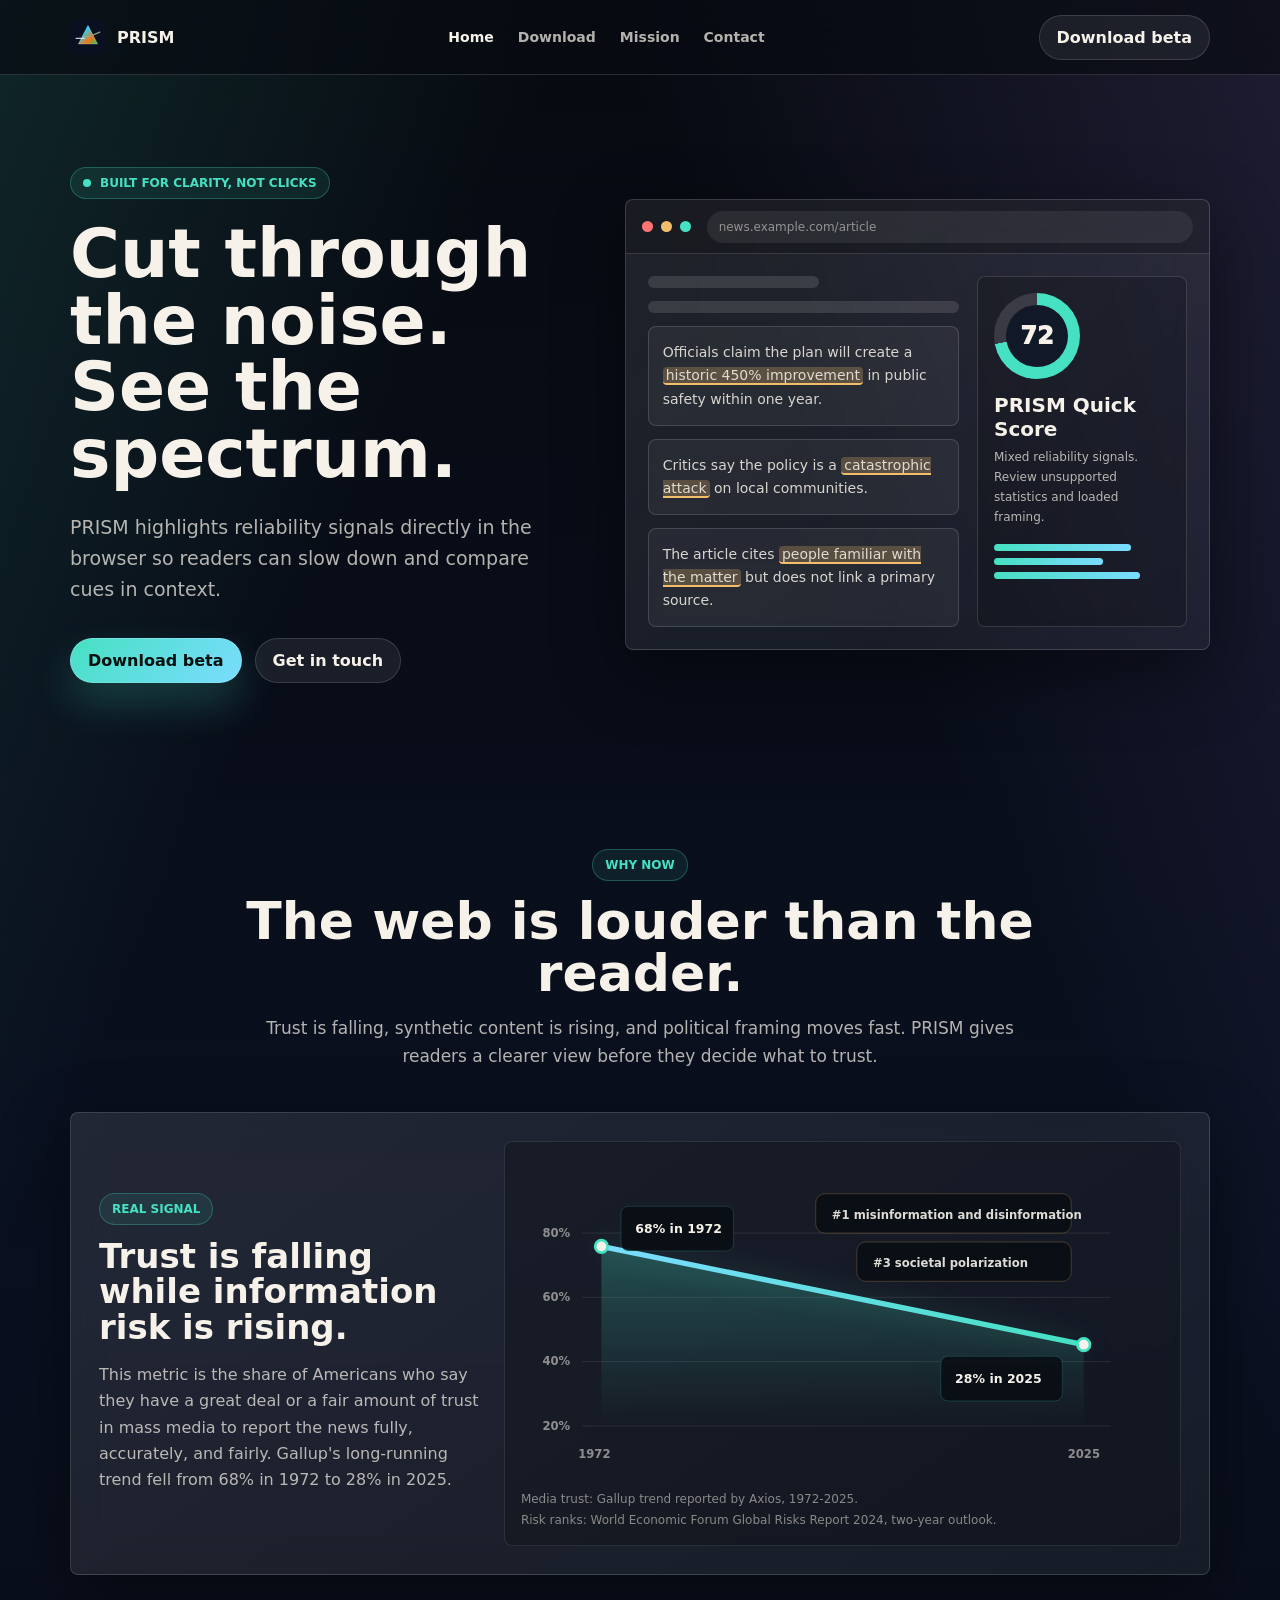
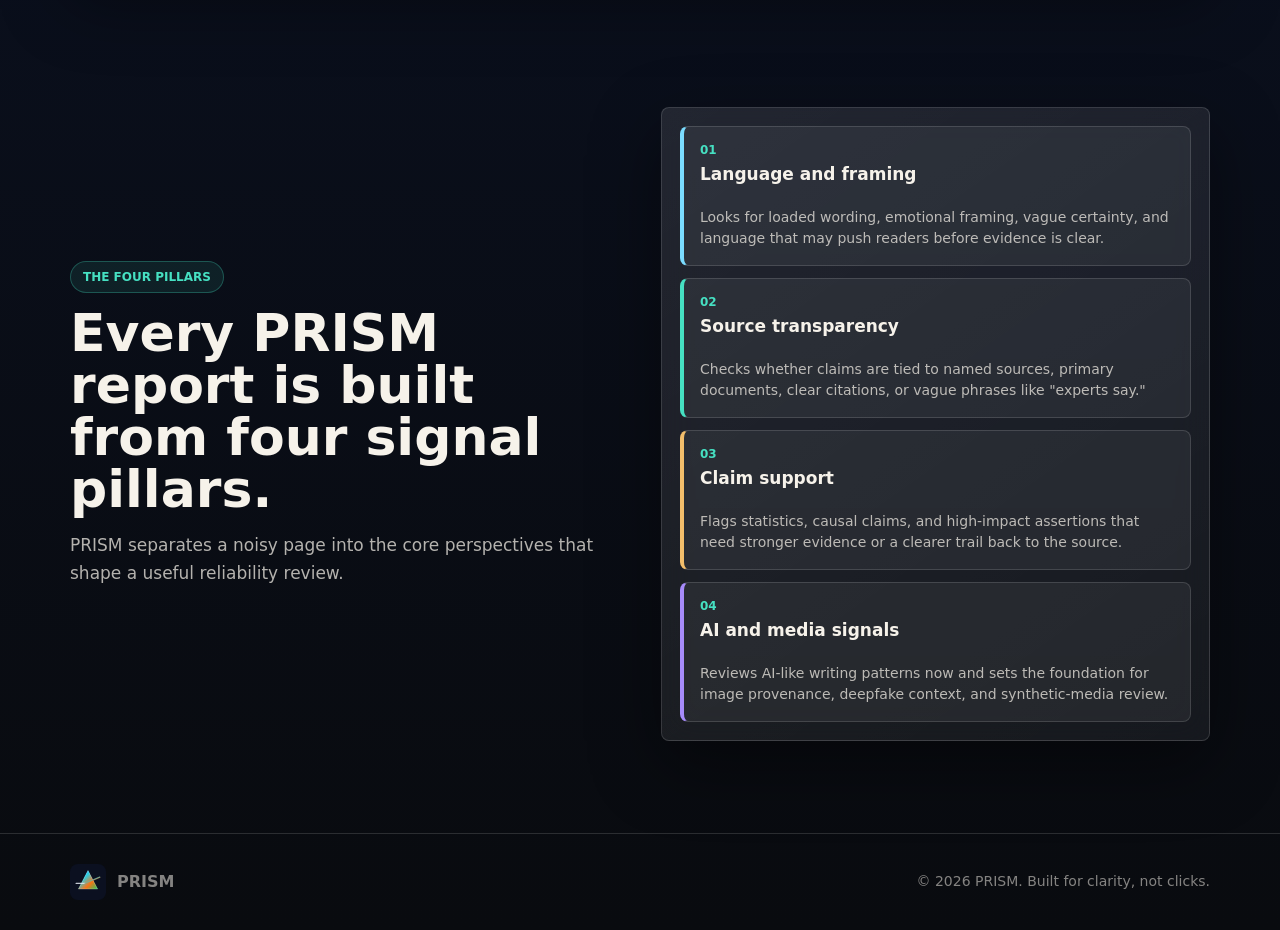
<file: index.html>
<!doctype html>
<html lang="en">
<head>
  <meta charset="utf-8" />
  <meta name="viewport" content="width=device-width, initial-scale=1" />
  <title>PRISM - Cut through the noise</title>
  <meta name="description" content="PRISM is a browser-first reliability assistant that surfaces reliability signals while people read." />
  <meta property="og:title" content="PRISM - Cut through the noise" />
  <meta property="og:description" content="A browser-first reliability assistant for a noisier web shaped by polarization, AI-generated text, and synthetic media." />
  <meta property="og:type" content="website" />
  <link rel="icon" href="assets/images/prism-logo.svg" type="image/svg+xml" />
  <link rel="stylesheet" href="css/prism.css" />
</head>

<body>
  <div class="noise" aria-hidden="true"></div>

  <header class="nav" data-nav>
    <div class="container nav-inner">
      <a class="brand" href="index.html" aria-label="PRISM home">
        <img src="assets/images/prism-logo.svg" alt="" />
        <span>PRISM</span>
      </a>

      <nav class="nav-links" aria-label="Primary navigation">
        <a class="is-active" href="index.html">Home</a>
        <a href="download.html">Download</a>
        <a href="about.html">Mission</a>
        <a href="mailto:casey_mccabe1@baylor.edu?subject=PRISM%20Partnership">Contact</a>
      </nav>

      <a class="nav-cta" href="download.html">Download beta</a>
      <button class="menu-button" type="button" data-menu-button aria-label="Open menu" aria-expanded="false">
        <span></span>
        <span></span>
        <span></span>
      </button>
    </div>

    <nav class="mobile-menu" data-mobile-menu aria-label="Mobile navigation">
      <a href="index.html">Home</a>
      <a href="download.html">Download</a>
      <a href="about.html">Mission</a>
      <a href="mailto:casey_mccabe1@baylor.edu?subject=PRISM%20Partnership">Contact</a>
    </nav>
  </header>

  <main>
    <section class="hero section-large">
      <div class="container hero-grid">
        <div class="hero-copy reveal">
          <div class="pill">
            <span class="pulse"></span>
            Built for clarity, not clicks
          </div>
          <h1>Cut through the noise. See the spectrum.</h1>
          <p class="hero-sub">
            PRISM highlights reliability signals directly in the browser so readers can slow down
            and compare cues in context.
          </p>

          <div class="hero-actions">
            <a class="button primary" href="download.html">Download beta</a>
            <a class="button secondary" href="mailto:casey_mccabe1@baylor.edu?subject=PRISM%20Partnership">Get in touch</a>
          </div>
        </div>

        <div class="browser-frame hero-browser reveal" aria-label="PRISM extension preview">
          <div class="browser-bar">
            <span></span><span></span><span></span>
            <div class="fake-url">news.example.com/article</div>
          </div>
          <div class="article-demo">
            <div class="article-left">
              <div class="line short"></div>
              <div class="line"></div>
              <p>
                Officials claim the plan will create a
                <mark tabindex="0" data-tip="Unsupported claim risk: large numeric claim needs a clear source.">historic 450% improvement</mark>
                in public safety within one year.
              </p>
              <p>
                Critics say the policy is a
                <mark tabindex="0" data-tip="Loaded language: emotionally charged framing may need closer review.">catastrophic attack</mark>
                on local communities.
              </p>
              <p>
                The article cites
                <mark tabindex="0" data-tip="Vague sourcing: identify who made the claim and where it appeared.">people familiar with the matter</mark>
                but does not link a primary source.
              </p>
            </div>
            <aside class="score-card">
              <div class="score-ring" style="--score: 72">
                <span>72</span>
              </div>
              <h3>PRISM Quick Score</h3>
              <p>Mixed reliability signals. Review unsupported statistics and loaded framing.</p>
              <div class="mini-bars" aria-hidden="true">
                <span style="--w: 78%"></span>
                <span style="--w: 62%"></span>
                <span style="--w: 83%"></span>
              </div>
            </aside>
          </div>
        </div>
      </div>
    </section>

    <section class="metrics-section section">
      <div class="container">
        <div class="section-heading reveal">
          <span class="kicker">Why now</span>
          <h2>The web is louder than the reader.</h2>
          <p>
            Trust is falling, synthetic content is rising, and political framing moves fast.
            PRISM gives readers a clearer view before they decide what to trust.
          </p>
        </div>

        <div class="evidence-chart reveal">
          <div class="chart-copy">
            <span class="kicker">Real signal</span>
            <h3>Trust is falling while information risk is rising.</h3>
            <p>
              This metric is the share of Americans who say they have a great deal or a fair amount of trust
              in mass media to report the news fully, accurately, and fairly. Gallup's long-running trend
              fell from 68% in 1972 to 28% in 2025.
            </p>
          </div>

          <div class="chart-canvas" role="img" aria-label="Line chart showing U.S. trust in mass media declining from 68 percent in 1972 to 28 percent in 2025.">
            <svg viewBox="0 0 720 360" aria-hidden="true">
              <defs>
                <linearGradient id="trustLine" x1="0" x2="1" y1="0" y2="0">
                  <stop offset="0%" stop-color="#7bdcff" />
                  <stop offset="100%" stop-color="#46e0c2" />
                </linearGradient>
                <linearGradient id="trustArea" x1="0" x2="0" y1="0" y2="1">
                  <stop offset="0%" stop-color="#46e0c2" stop-opacity="0.26" />
                  <stop offset="100%" stop-color="#46e0c2" stop-opacity="0" />
                </linearGradient>
              </defs>

              <g class="grid-lines">
                <line x1="68" y1="84" x2="660" y2="84" />
                <line x1="68" y1="156" x2="660" y2="156" />
                <line x1="68" y1="228" x2="660" y2="228" />
                <line x1="68" y1="300" x2="660" y2="300" />
              </g>

              <g class="axis-labels">
                <text x="24" y="88">80%</text>
                <text x="24" y="160">60%</text>
                <text x="24" y="232">40%</text>
                <text x="24" y="304">20%</text>
                <text x="64" y="336">1972</text>
                <text x="612" y="336">2025</text>
              </g>

              <path class="trust-area" d="M90 99 L630 209 L630 300 L90 300 Z" />
              <line class="trust-path" x1="90" y1="99" x2="630" y2="209" />

              <g class="data-points">
                <circle cx="90" cy="99" r="7" />
                <circle cx="630" cy="209" r="7" />
              </g>

              <g class="chart-callout start">
                <rect x="112" y="54" width="126" height="50" rx="8" />
                <text x="128" y="84">68% in 1972</text>
              </g>

              <g class="chart-callout end">
                <rect x="470" y="222" width="136" height="50" rx="8" />
                <text x="486" y="252">28% in 2025</text>
              </g>

              <g class="risk-badges">
                <rect x="330" y="40" width="286" height="44" rx="10" />
                <text x="348" y="68">#1 misinformation and disinformation</text>
                <rect x="376" y="94" width="240" height="44" rx="10" />
                <text x="394" y="122">#3 societal polarization</text>
              </g>
            </svg>

            <div class="chart-source">
              <a href="https://www.axios.com/2025/10/02/media-trust-new-low" target="_blank" rel="noreferrer">Media trust: Gallup trend reported by Axios, 1972-2025.</a>
              <a href="https://www.weforum.org/publications/global-risks-report-2024/" target="_blank" rel="noreferrer">Risk ranks: World Economic Forum Global Risks Report 2024, two-year outlook.</a>
            </div>
          </div>
        </div>
      </div>
    </section>

    <section class="section pillars-section">
      <div class="container split-grid">
        <div class="reveal">
          <span class="kicker">The four pillars</span>
          <h2>Every PRISM report is built from four signal pillars.</h2>
          <p>
            PRISM separates a noisy page into the core perspectives that shape a useful reliability review.
          </p>
        </div>

        <div class="pillar-board reveal" aria-label="PRISM report pillars">
          <div class="pillar-row cyan">
            <span>01</span>
            <strong>Language and framing</strong>
            <p>Looks for loaded wording, emotional framing, vague certainty, and language that may push readers before evidence is clear.</p>
          </div>
          <div class="pillar-row green">
            <span>02</span>
            <strong>Source transparency</strong>
            <p>Checks whether claims are tied to named sources, primary documents, clear citations, or vague phrases like "experts say."</p>
          </div>
          <div class="pillar-row amber">
            <span>03</span>
            <strong>Claim support</strong>
            <p>Flags statistics, causal claims, and high-impact assertions that need stronger evidence or a clearer trail back to the source.</p>
          </div>
          <div class="pillar-row violet">
            <span>04</span>
            <strong>AI and media signals</strong>
            <p>Reviews AI-like writing patterns now and sets the foundation for image provenance, deepfake context, and synthetic-media review.</p>
          </div>
        </div>
      </div>
    </section>

  </main>

  <footer class="footer">
    <div class="container footer-inner">
      <a class="brand" href="index.html">
        <img src="assets/images/prism-logo.svg" alt="" />
        <span>PRISM</span>
      </a>
      <p>&copy; <span id="year"></span> PRISM. Built for clarity, not clicks.</p>
    </div>
  </footer>

  <script src="js/main.js"></script>
</body>
</html>
</file>
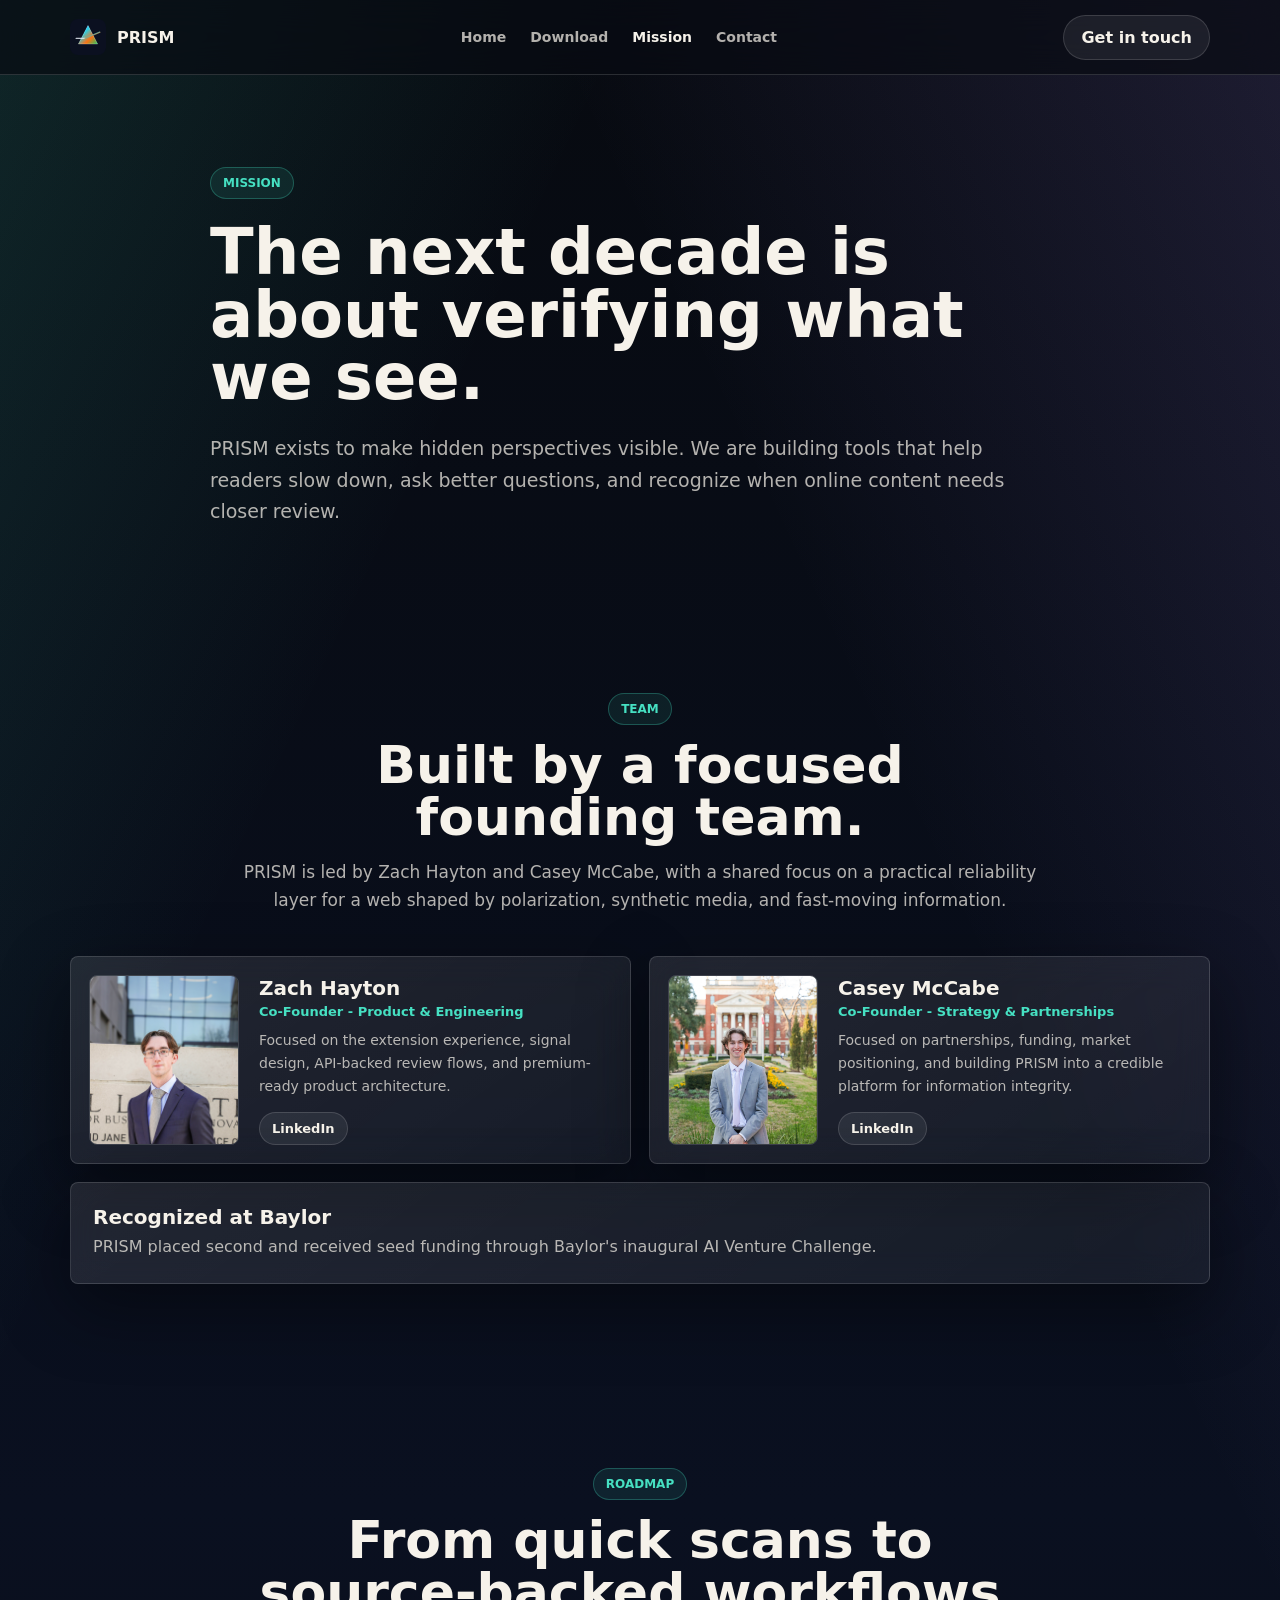
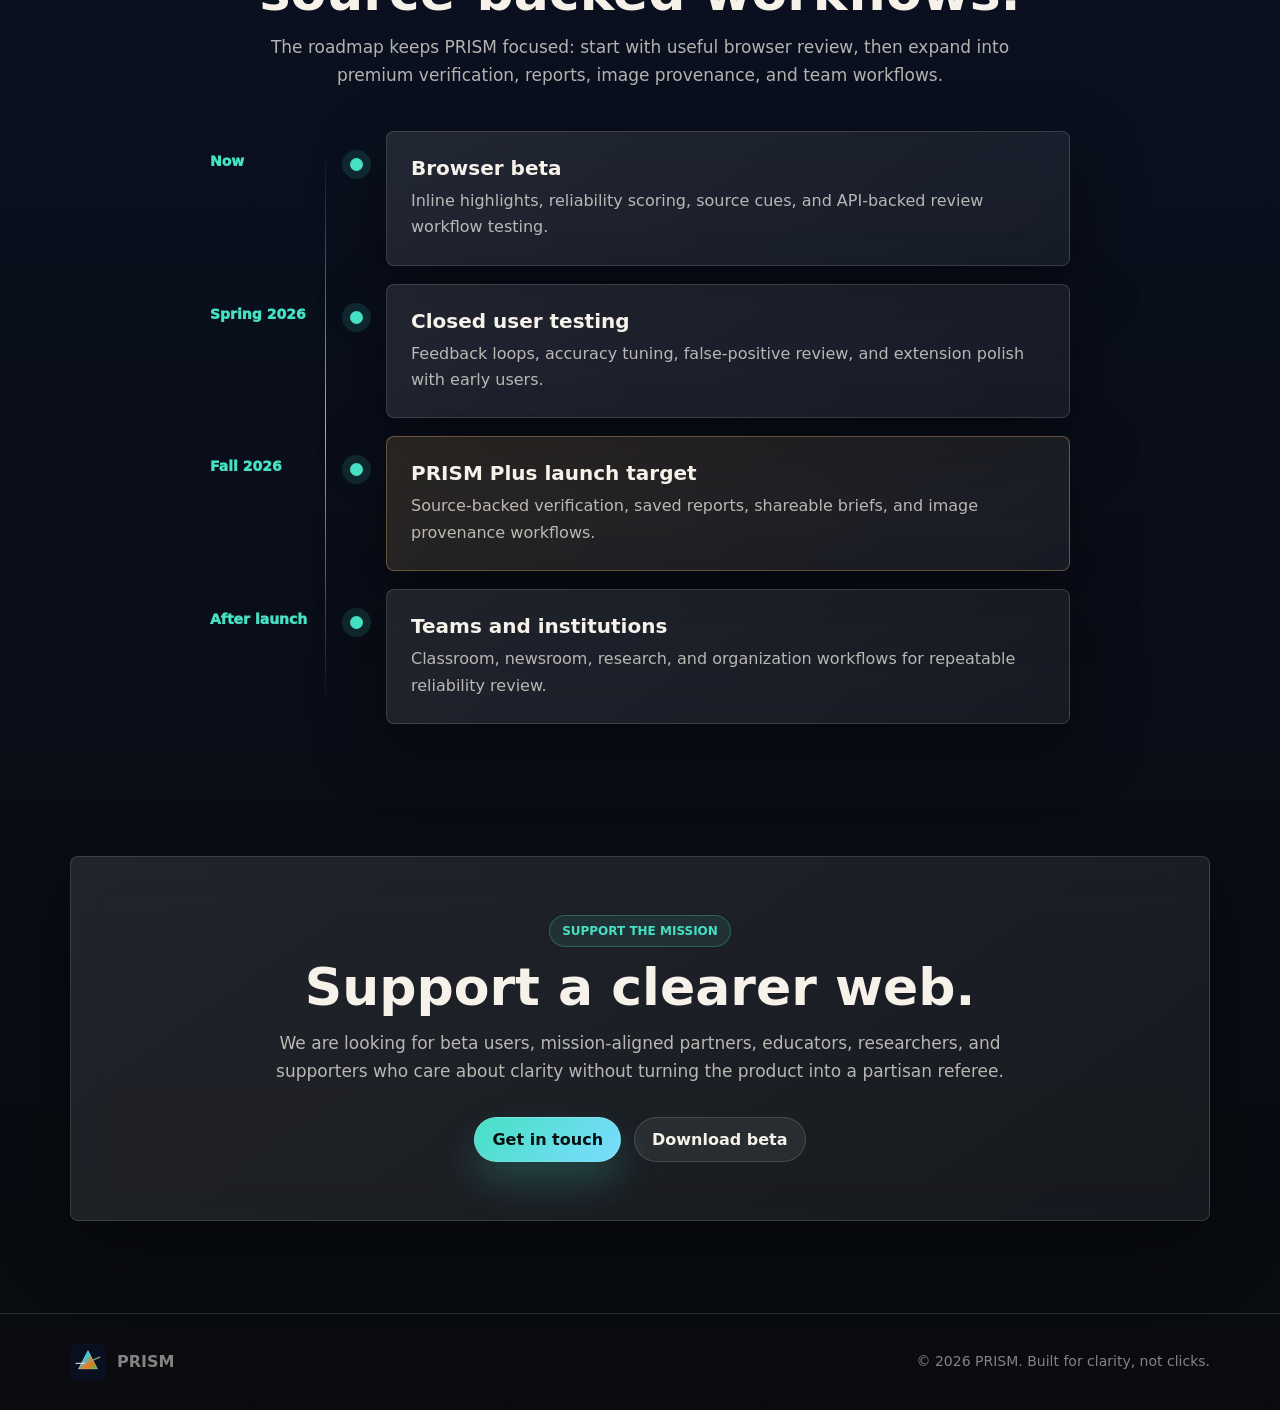
<file: about.html>
<!doctype html>
<html lang="en">
<head>
  <meta charset="utf-8" />
  <meta name="viewport" content="width=device-width, initial-scale=1" />
  <title>PRISM Mission - Team and roadmap</title>
  <meta name="description" content="Meet the PRISM team, review the roadmap, and support the mission to help readers cut through noisy information." />
  <link rel="icon" href="assets/images/prism-logo.svg" type="image/svg+xml" />
  <link rel="stylesheet" href="css/prism.css" />
</head>

<body>
  <div class="noise" aria-hidden="true"></div>

  <header class="nav" data-nav>
    <div class="container nav-inner">
      <a class="brand" href="index.html" aria-label="PRISM home">
        <img src="assets/images/prism-logo.svg" alt="" />
        <span>PRISM</span>
      </a>

      <nav class="nav-links" aria-label="Primary navigation">
        <a href="index.html">Home</a>
        <a href="download.html">Download</a>
        <a class="is-active" href="about.html">Mission</a>
        <a href="mailto:casey_mccabe1@baylor.edu?subject=PRISM%20Partnership">Contact</a>
      </nav>

      <a class="nav-cta" href="mailto:casey_mccabe1@baylor.edu?subject=PRISM%20Partnership">Get in touch</a>
      <button class="menu-button" type="button" data-menu-button aria-label="Open menu" aria-expanded="false">
        <span></span>
        <span></span>
        <span></span>
      </button>
    </div>

    <nav class="mobile-menu" data-mobile-menu aria-label="Mobile navigation">
      <a href="index.html">Home</a>
      <a href="download.html">Download</a>
      <a href="about.html">Mission</a>
      <a href="mailto:casey_mccabe1@baylor.edu?subject=PRISM%20Partnership">Contact</a>
    </nav>
  </header>

  <main>
    <section class="section-large page-hero">
      <div class="container narrow reveal">
        <span class="kicker">Mission</span>
        <h1>The next decade is about verifying what we see.</h1>
        <p>
          PRISM exists to make hidden perspectives visible. We are building tools that help readers slow down,
          ask better questions, and recognize when online content needs closer review.
        </p>
      </div>
    </section>

    <section class="section">
      <div class="container">
        <div class="section-heading reveal">
          <span class="kicker">Team</span>
          <h2>Built by a focused founding team.</h2>
          <p>
            PRISM is led by Zach Hayton and Casey McCabe, with a shared focus on a practical reliability layer
            for a web shaped by polarization, synthetic media, and fast-moving information.
          </p>
        </div>

        <div class="team-grid">
          <article class="team-card reveal">
            <img src="assets/images/zachary_new.png" alt="Zach Hayton" />
            <div>
              <h3>Zach Hayton</h3>
              <span>Co-Founder - Product & Engineering</span>
              <p>Focused on the extension experience, signal design, API-backed review flows, and premium-ready product architecture.</p>
              <a class="profile-link" href="https://www.linkedin.com/search/results/people/?keywords=Zach%20Hayton" target="_blank" rel="noreferrer" aria-label="Search Zach Hayton on LinkedIn">LinkedIn</a>
            </div>
          </article>

          <article class="team-card reveal">
            <img src="assets/images/caseycrop.jpg" alt="Casey McCabe" />
            <div>
              <h3>Casey McCabe</h3>
              <span>Co-Founder - Strategy & Partnerships</span>
              <p>Focused on partnerships, funding, market positioning, and building PRISM into a credible platform for information integrity.</p>
              <a class="profile-link" href="https://www.linkedin.com/search/results/people/?keywords=Casey%20McCabe%20Baylor" target="_blank" rel="noreferrer" aria-label="Search Casey McCabe on LinkedIn">LinkedIn</a>
            </div>
          </article>
        </div>

        <div class="achievement-card reveal">
          <div>
            <h3>Recognized at Baylor</h3>
            <p>PRISM placed second and received seed funding through Baylor's inaugural AI Venture Challenge.</p>
          </div>
        </div>
      </div>
    </section>

    <section class="section">
      <div class="container">
        <div class="section-heading reveal">
          <span class="kicker">Roadmap</span>
          <h2>From quick scans to source-backed workflows.</h2>
          <p>
            The roadmap keeps PRISM focused: start with useful browser review, then expand into premium
            verification, reports, image provenance, and team workflows.
          </p>
        </div>

        <div class="timeline">
          <div class="timeline-item reveal">
            <div class="time">Now</div>
            <div class="timeline-card">
              <h3>Browser beta</h3>
              <p>Inline highlights, reliability scoring, source cues, and API-backed review workflow testing.</p>
            </div>
          </div>

          <div class="timeline-item reveal">
            <div class="time">Spring 2026</div>
            <div class="timeline-card">
              <h3>Closed user testing</h3>
              <p>Feedback loops, accuracy tuning, false-positive review, and extension polish with early users.</p>
            </div>
          </div>

          <div class="timeline-item reveal">
            <div class="time">Fall 2026</div>
            <div class="timeline-card premium">
              <h3>PRISM Plus launch target</h3>
              <p>Source-backed verification, saved reports, shareable briefs, and image provenance workflows.</p>
            </div>
          </div>

          <div class="timeline-item reveal">
            <div class="time">After launch</div>
            <div class="timeline-card">
              <h3>Teams and institutions</h3>
              <p>Classroom, newsroom, research, and organization workflows for repeatable reliability review.</p>
            </div>
          </div>
        </div>
      </div>
    </section>

    <section class="section final-cta">
      <div class="container">
        <div class="mission-panel reveal">
          <span class="kicker">Support the mission</span>
          <h2>Support a clearer web.</h2>
          <p>
            We are looking for beta users, mission-aligned partners, educators, researchers, and supporters who
            care about clarity without turning the product into a partisan referee.
          </p>
          <div class="hero-actions">
            <a class="button primary" href="mailto:casey_mccabe1@baylor.edu?subject=PRISM%20Partnership">Get in touch</a>
            <a class="button secondary" href="download.html">Download beta</a>
          </div>
        </div>
      </div>
    </section>
  </main>

  <footer class="footer">
    <div class="container footer-inner">
      <a class="brand" href="index.html">
        <img src="assets/images/prism-logo.svg" alt="" />
        <span>PRISM</span>
      </a>
      <p>&copy; <span id="year"></span> PRISM. Built for clarity, not clicks.</p>
    </div>
  </footer>

  <script src="js/main.js"></script>
</body>
</html>
</file>
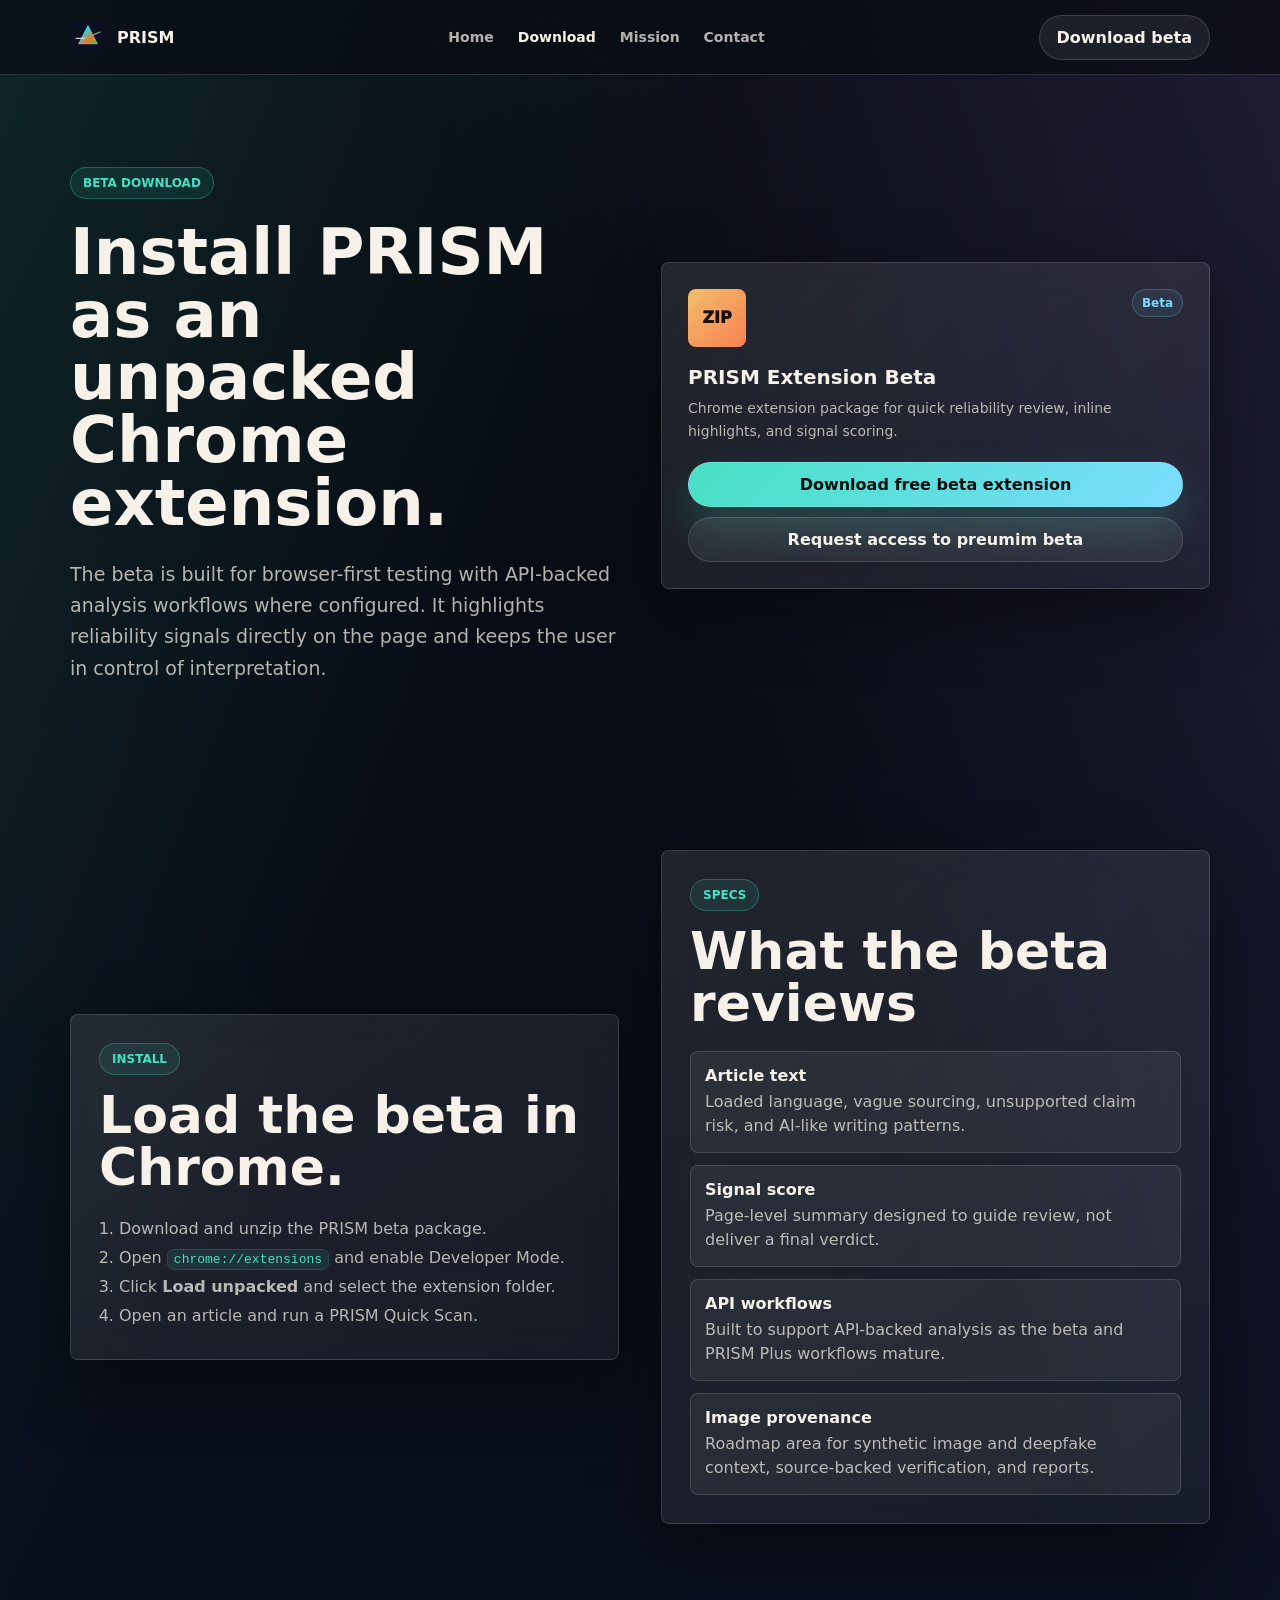
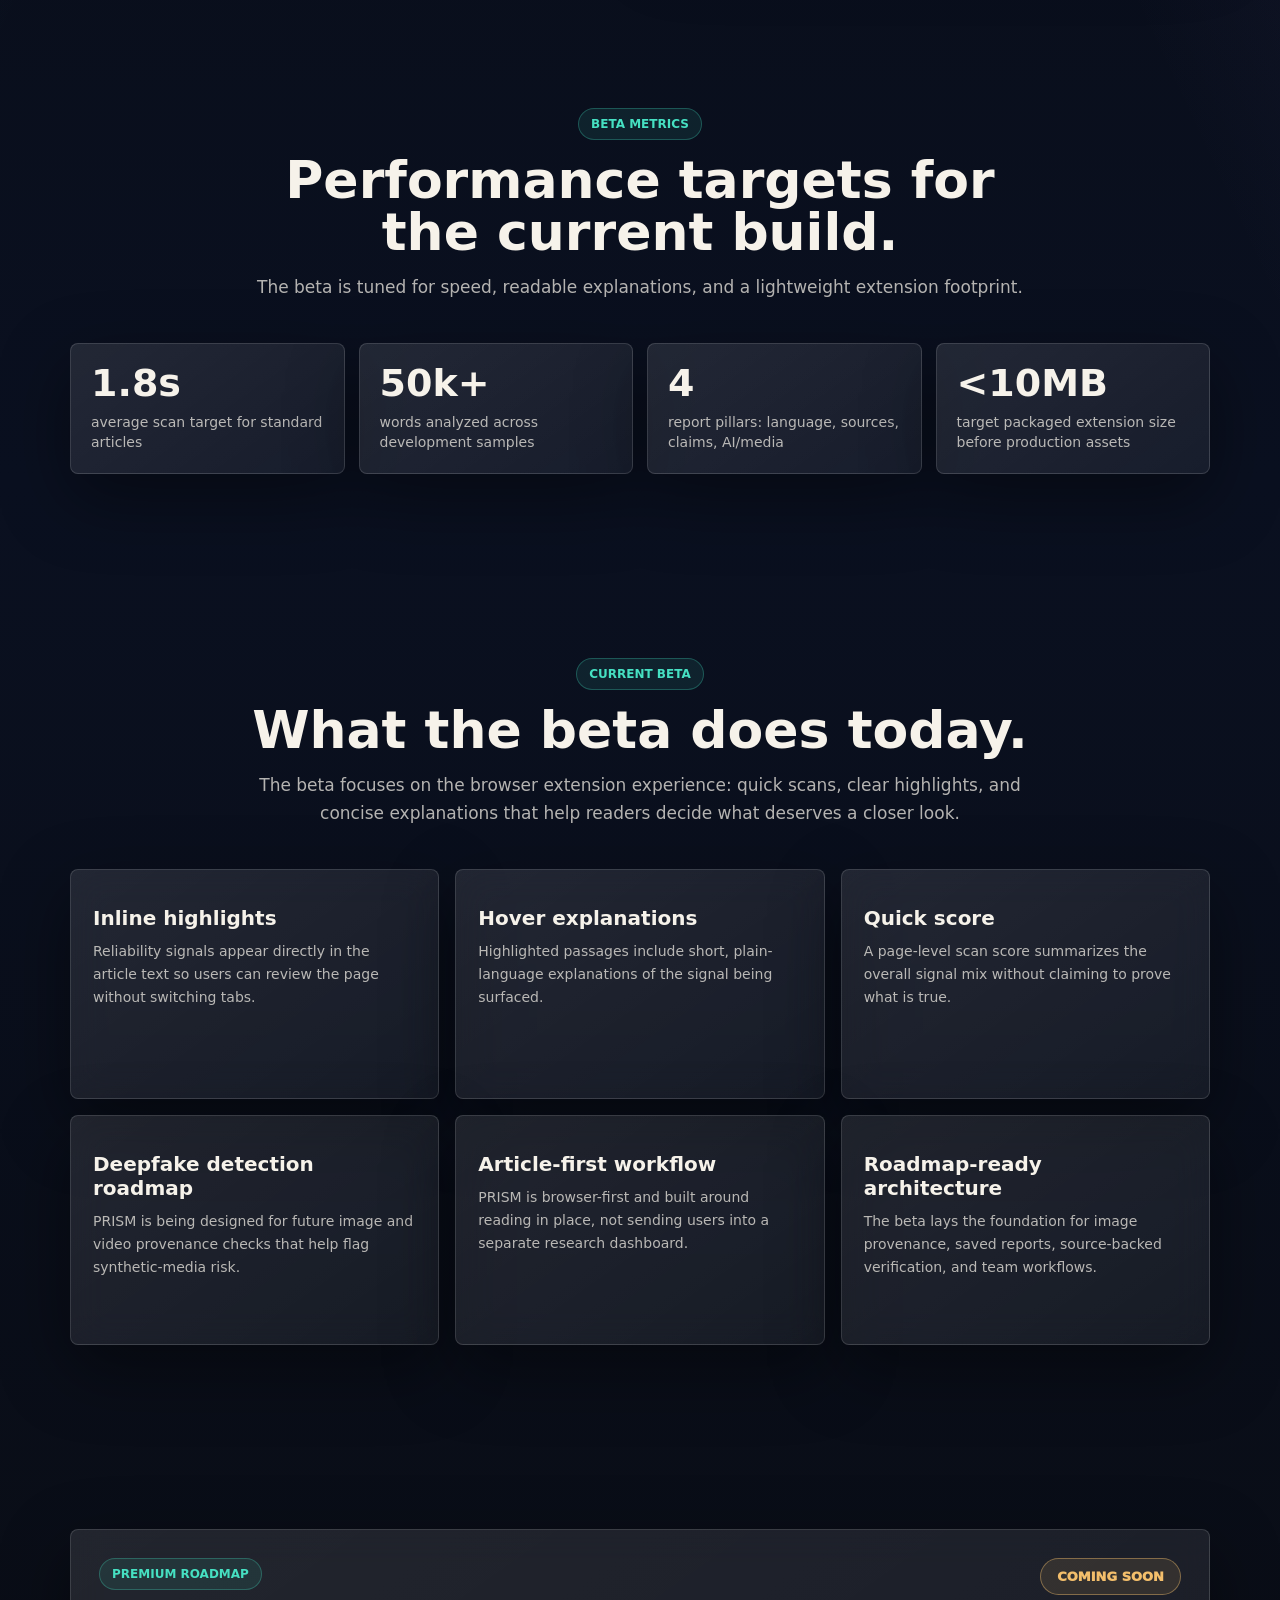
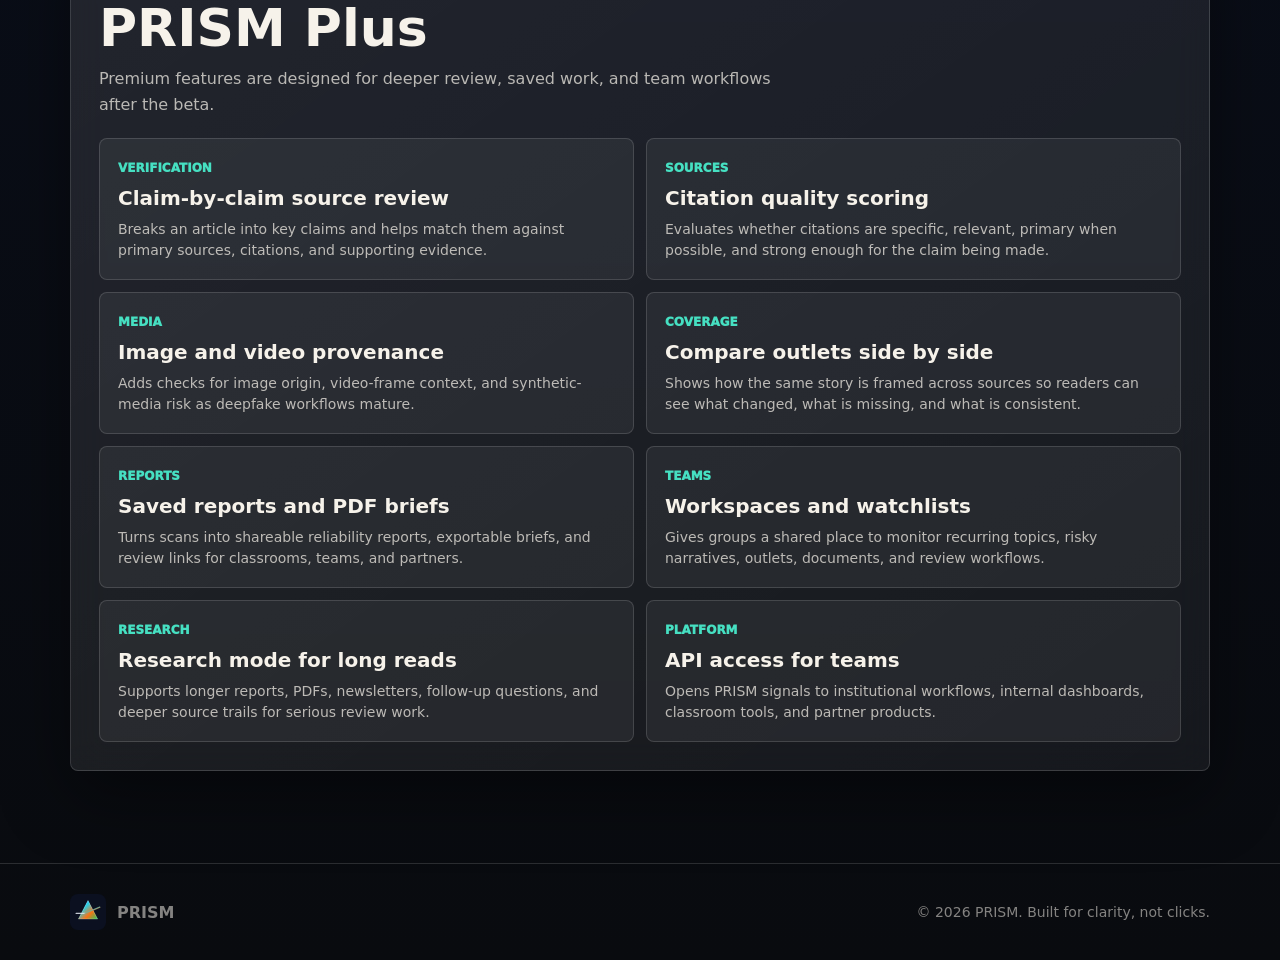
<file: download.html>
<!doctype html>
<html lang="en">
<head>
  <meta charset="utf-8" />
  <meta name="viewport" content="width=device-width, initial-scale=1" />
  <title>Download PRISM - Beta extension</title>
  <meta name="description" content="Download the PRISM browser extension beta and review the current product specs." />
  <link rel="icon" href="assets/images/prism-logo.svg" type="image/svg+xml" />
  <link rel="stylesheet" href="css/prism.css" />
</head>

<body>
  <div class="noise" aria-hidden="true"></div>

  <header class="nav" data-nav>
    <div class="container nav-inner">
      <a class="brand" href="index.html" aria-label="PRISM home">
        <img src="assets/images/prism-logo.svg" alt="" />
        <span>PRISM</span>
      </a>

      <nav class="nav-links" aria-label="Primary navigation">
        <a href="index.html">Home</a>
        <a class="is-active" href="download.html">Download</a>
        <a href="about.html">Mission</a>
        <a href="mailto:casey_mccabe1@baylor.edu?subject=PRISM%20Partnership">Contact</a>
      </nav>

      <a class="nav-cta" href="assets/downloads/prism-extension-beta.zip" download>Download beta</a>
      <button class="menu-button" type="button" data-menu-button aria-label="Open menu" aria-expanded="false">
        <span></span>
        <span></span>
        <span></span>
      </button>
    </div>

    <nav class="mobile-menu" data-mobile-menu aria-label="Mobile navigation">
      <a href="index.html">Home</a>
      <a href="download.html">Download</a>
      <a href="about.html">Mission</a>
      <a href="mailto:casey_mccabe1@baylor.edu?subject=PRISM%20Partnership">Contact</a>
    </nav>
  </header>

  <main>
    <section class="section-large page-hero">
      <div class="container page-hero-grid">
        <div class="reveal">
          <span class="kicker">Beta download</span>
          <h1>Install PRISM as an unpacked Chrome extension.</h1>
          <p>
            The beta is built for browser-first testing with API-backed analysis workflows where configured.
            It highlights reliability signals directly on the page and keeps the user in control of interpretation.
          </p>
        </div>

        <div class="download-card large reveal">
          <div class="download-card-top">
            <div class="package-icon">ZIP</div>
            <span class="status-pill">Beta</span>
          </div>
          <h3>PRISM Extension Beta</h3>
          <p>Chrome extension package for quick reliability review, inline highlights, and signal scoring.</p>
          <a class="button primary wide" href="assets/downloads/prism-extension-beta.zip" download>Download free beta extension</a>
          <a class="button secondary wide" href="mailto:casey_mccabe1@baylor.edu?subject=PRISM%20Beta%20Access">Request access to preumim beta</a>
        </div>
      </div>
    </section>

    <section class="section">
      <div class="container install-grid">
        <div class="install-panel reveal">
          <span class="kicker">Install</span>
          <h2>Load the beta in Chrome.</h2>
          <ol class="install-list">
            <li>Download and unzip the PRISM beta package.</li>
            <li>Open <code>chrome://extensions</code> and enable Developer Mode.</li>
            <li>Click <strong>Load unpacked</strong> and select the extension folder.</li>
            <li>Open an article and run a PRISM Quick Scan.</li>
          </ol>
        </div>

        <div class="spec-panel reveal">
          <span class="kicker">Specs</span>
          <h2>What the beta reviews</h2>
          <div class="spec-list">
            <div>
              <strong>Article text</strong>
              <span>Loaded language, vague sourcing, unsupported claim risk, and AI-like writing patterns.</span>
            </div>
            <div>
              <strong>Signal score</strong>
              <span>Page-level summary designed to guide review, not deliver a final verdict.</span>
            </div>
            <div>
              <strong>API workflows</strong>
              <span>Built to support API-backed analysis as the beta and PRISM Plus workflows mature.</span>
            </div>
            <div>
              <strong>Image provenance</strong>
              <span>Roadmap area for synthetic image and deepfake context, source-backed verification, and reports.</span>
            </div>
          </div>
        </div>
      </div>
    </section>

    <section class="section beta-metrics-section">
      <div class="container">
        <div class="section-heading reveal">
          <span class="kicker">Beta metrics</span>
          <h2>Performance targets for the current build.</h2>
          <p>
            The beta is tuned for speed, readable explanations, and a lightweight extension footprint.
          </p>
        </div>

        <div class="performance-grid">
          <article class="performance-card reveal">
            <strong>1.8s</strong>
            <span>average scan target for standard articles</span>
          </article>
          <article class="performance-card reveal">
            <strong>50k+</strong>
            <span>words analyzed across development samples</span>
          </article>
          <article class="performance-card reveal">
            <strong>4</strong>
            <span>report pillars: language, sources, claims, AI/media</span>
          </article>
          <article class="performance-card reveal">
            <strong>&lt;10MB</strong>
            <span>target packaged extension size before production assets</span>
          </article>
        </div>
      </div>
    </section>

    <section class="section">
      <div class="container">
        <div class="section-heading reveal">
          <span class="kicker">Current beta</span>
          <h2>What the beta does today.</h2>
          <p>
            The beta focuses on the browser extension experience: quick scans, clear highlights, and concise
            explanations that help readers decide what deserves a closer look.
          </p>
        </div>

        <div class="spec-grid">
          <article class="spec-card reveal">
            <h3>Inline highlights</h3>
            <p>Reliability signals appear directly in the article text so users can review the page without switching tabs.</p>
          </article>
          <article class="spec-card reveal">
            <h3>Hover explanations</h3>
            <p>Highlighted passages include short, plain-language explanations of the signal being surfaced.</p>
          </article>
          <article class="spec-card reveal">
            <h3>Quick score</h3>
            <p>A page-level scan score summarizes the overall signal mix without claiming to prove what is true.</p>
          </article>
          <article class="spec-card reveal">
            <h3>Deepfake detection roadmap</h3>
            <p>PRISM is being designed for future image and video provenance checks that help flag synthetic-media risk.</p>
          </article>
          <article class="spec-card reveal">
            <h3>Article-first workflow</h3>
            <p>PRISM is browser-first and built around reading in place, not sending users into a separate research dashboard.</p>
          </article>
          <article class="spec-card reveal">
            <h3>Roadmap-ready architecture</h3>
            <p>The beta lays the foundation for image provenance, saved reports, source-backed verification, and team workflows.</p>
          </article>
        </div>
      </div>
    </section>

    <section class="section">
      <div class="container">
        <div class="premium-panel reveal">
          <div class="premium-header">
            <div>
              <span class="kicker">Premium roadmap</span>
              <h2>PRISM Plus</h2>
              <p>
                Premium features are designed for deeper review, saved work, and team workflows after the beta.
              </p>
            </div>
            <span class="coming-pill">Coming soon</span>
          </div>

          <div class="premium-feature-grid">
            <article>
              <span>Verification</span>
              <h3>Claim-by-claim source review</h3>
              <p>Breaks an article into key claims and helps match them against primary sources, citations, and supporting evidence.</p>
            </article>
            <article>
              <span>Sources</span>
              <h3>Citation quality scoring</h3>
              <p>Evaluates whether citations are specific, relevant, primary when possible, and strong enough for the claim being made.</p>
            </article>
            <article>
              <span>Media</span>
              <h3>Image and video provenance</h3>
              <p>Adds checks for image origin, video-frame context, and synthetic-media risk as deepfake workflows mature.</p>
            </article>
            <article>
              <span>Coverage</span>
              <h3>Compare outlets side by side</h3>
              <p>Shows how the same story is framed across sources so readers can see what changed, what is missing, and what is consistent.</p>
            </article>
            <article>
              <span>Reports</span>
              <h3>Saved reports and PDF briefs</h3>
              <p>Turns scans into shareable reliability reports, exportable briefs, and review links for classrooms, teams, and partners.</p>
            </article>
            <article>
              <span>Teams</span>
              <h3>Workspaces and watchlists</h3>
              <p>Gives groups a shared place to monitor recurring topics, risky narratives, outlets, documents, and review workflows.</p>
            </article>
            <article>
              <span>Research</span>
              <h3>Research mode for long reads</h3>
              <p>Supports longer reports, PDFs, newsletters, follow-up questions, and deeper source trails for serious review work.</p>
            </article>
            <article>
              <span>Platform</span>
              <h3>API access for teams</h3>
              <p>Opens PRISM signals to institutional workflows, internal dashboards, classroom tools, and partner products.</p>
            </article>
          </div>
        </div>
      </div>
    </section>
  </main>

  <footer class="footer">
    <div class="container footer-inner">
      <a class="brand" href="index.html">
        <img src="assets/images/prism-logo.svg" alt="" />
        <span>PRISM</span>
      </a>
      <p>&copy; <span id="year"></span> PRISM. Built for clarity, not clicks.</p>
    </div>
  </footer>

  <script src="js/main.js"></script>
</body>
</html>
</file>
<file: css/prism.css>
:root {
  --bg: #070a10;
  --bg-2: #0d1320;
  --panel: rgba(255, 255, 255, 0.078);
  --panel-strong: rgba(255, 255, 255, 0.12);
  --text: #f6f2ea;
  --muted: rgba(246, 242, 234, 0.72);
  --soft: rgba(246, 242, 234, 0.52);
  --line: rgba(255, 255, 255, 0.14);
  --teal: #46e0c2;
  --cyan: #7bdcff;
  --blue: #76a9ff;
  --amber: #f3be6b;
  --orange: #f78152;
  --violet: #a78bfa;
  --rose: #ff86a7;
  --danger: #ff7373;
  --shadow: 0 24px 70px rgba(0, 0, 0, 0.42);
  --radius: 8px;
  --font: Inter, ui-sans-serif, system-ui, -apple-system, BlinkMacSystemFont, "Segoe UI", sans-serif;
}

* {
  box-sizing: border-box;
}

html {
  scroll-behavior: smooth;
}

body {
  margin: 0;
  min-height: 100vh;
  color: var(--text);
  font-family: var(--font);
  background:
    linear-gradient(115deg, rgba(70, 224, 194, 0.13), transparent 24%),
    linear-gradient(245deg, rgba(167, 139, 250, 0.14), transparent 28%),
    linear-gradient(180deg, #070a10 0%, #0a1020 50%, #090b0f 100%);
  overflow-x: hidden;
}

body.menu-open {
  overflow: hidden;
}

a {
  color: inherit;
  text-decoration: none;
}

button,
input,
textarea {
  font: inherit;
}

.container {
  width: min(1140px, 92vw);
  margin: 0 auto;
}

.narrow {
  max-width: 860px;
}

.noise {
  position: fixed;
  inset: 0;
  pointer-events: none;
  opacity: 0.12;
  background-image:
    linear-gradient(rgba(255,255,255,.04) 1px, transparent 1px),
    linear-gradient(90deg, rgba(255,255,255,.04) 1px, transparent 1px);
  background-size: 38px 38px;
  mask-image: linear-gradient(to bottom, black, transparent 82%);
  z-index: -1;
}

/* Navigation */

.nav {
  position: sticky;
  top: 0;
  z-index: 50;
  border-bottom: 1px solid var(--line);
  background: rgba(8, 11, 18, 0.68);
  backdrop-filter: blur(18px);
  transition: background 180ms ease, box-shadow 180ms ease;
}

.nav.is-scrolled {
  background: rgba(8, 11, 18, 0.88);
  box-shadow: 0 12px 36px rgba(0, 0, 0, 0.2);
}

.nav-inner {
  height: 74px;
  display: flex;
  align-items: center;
  justify-content: space-between;
  gap: 22px;
}

.brand {
  display: inline-flex;
  align-items: center;
  gap: 11px;
  font-weight: 900;
  letter-spacing: 0;
}

.brand img {
  width: 36px;
  height: 36px;
}

.nav-links {
  display: flex;
  align-items: center;
  gap: 24px;
  color: var(--muted);
  font-size: 14px;
  font-weight: 750;
}

.nav-links a,
.mobile-menu a {
  transition: color 160ms ease, transform 160ms ease;
}

.nav-links a:hover,
.nav-links a.is-active,
.mobile-menu a:hover {
  color: var(--text);
}

.nav-links a:hover,
.mobile-menu a:hover {
  transform: translateY(-1px);
}

.nav-cta,
.button {
  display: inline-flex;
  align-items: center;
  justify-content: center;
  gap: 10px;
  border: 1px solid var(--line);
  border-radius: 999px;
  padding: 12px 17px;
  font-weight: 850;
  cursor: pointer;
  transition: transform 160ms ease, border-color 160ms ease, background 160ms ease, box-shadow 160ms ease;
}

.nav-cta,
.button.secondary {
  background: rgba(255,255,255,0.07);
}

.nav-cta:hover,
.button:hover {
  transform: translateY(-2px);
}

.button.primary {
  color: #07100f;
  background: linear-gradient(135deg, var(--teal), var(--cyan));
  border-color: rgba(255,255,255,0.16);
  box-shadow: 0 20px 40px rgba(70, 224, 194, 0.22);
}

.button.wide {
  width: 100%;
}

.menu-button {
  display: none;
  width: 42px;
  height: 42px;
  border-radius: 8px;
  border: 1px solid var(--line);
  background: rgba(255,255,255,0.08);
  color: var(--text);
  padding: 0;
  position: relative;
  place-items: center;
}

.menu-button span {
  position: absolute;
  width: 18px;
  height: 2px;
  border-radius: 999px;
  background: currentColor;
  transition: transform 180ms ease, opacity 180ms ease;
}

.menu-button span:first-child {
  transform: translateY(-6px);
}

.menu-button span:last-child {
  transform: translateY(6px);
}

.menu-button.is-open span:first-child {
  transform: rotate(45deg);
}

.menu-button.is-open span:nth-child(2) {
  opacity: 0;
}

.menu-button.is-open span:last-child {
  transform: rotate(-45deg);
}

.mobile-menu {
  display: none;
  border-top: 1px solid var(--line);
  padding: 12px 4vw 18px;
  background: rgba(8, 11, 18, 0.94);
}

.mobile-menu a {
  display: block;
  padding: 13px 0;
  color: var(--muted);
  font-weight: 800;
}

/* Type and sections */

.section {
  padding: 92px 0;
}

.section-large {
  padding: 92px 0 74px;
}

.kicker,
.pill {
  display: inline-flex;
  align-items: center;
  gap: 9px;
  color: var(--teal);
  border: 1px solid rgba(70, 224, 194, 0.28);
  background: rgba(70, 224, 194, 0.09);
  border-radius: 999px;
  padding: 8px 12px;
  font-size: 12px;
  font-weight: 900;
  letter-spacing: 0;
  text-transform: uppercase;
}

.pulse {
  width: 8px;
  height: 8px;
  background: var(--teal);
  border-radius: 999px;
  box-shadow: 0 0 0 0 rgba(70,224,194,0.7);
  animation: pulse 1.8s infinite;
}

@keyframes pulse {
  70% { box-shadow: 0 0 0 11px rgba(70,224,194,0); }
  100% { box-shadow: 0 0 0 0 rgba(70,224,194,0); }
}

h1,
h2,
h3,
p {
  margin: 0;
}

h1 {
  margin-top: 22px;
  font-size: 68px;
  line-height: 0.98;
  letter-spacing: 0;
}

h2 {
  font-size: 52px;
  line-height: 1;
  letter-spacing: 0;
}

h3 {
  font-size: 20px;
  letter-spacing: 0;
}

p {
  color: var(--muted);
  line-height: 1.65;
}

.hero-sub,
.page-hero p {
  margin-top: 24px;
  font-size: 19px;
  max-width: 66ch;
}

.hero-actions {
  display: flex;
  flex-wrap: wrap;
  gap: 13px;
  margin-top: 32px;
}

.section-heading {
  text-align: center;
  max-width: 800px;
  margin: 0 auto 42px;
}

.section-heading h2 {
  margin-top: 14px;
}

.section-heading p {
  margin-top: 15px;
  font-size: 17px;
}

/* Hero browser */

.hero-grid {
  display: grid;
  grid-template-columns: minmax(0, 0.92fr) minmax(480px, 1.08fr);
  gap: 56px;
  align-items: center;
}

.hero-browser {
  transform: perspective(1000px) rotateY(-4deg) rotateX(2deg);
  animation: browserFloat 7s ease-in-out infinite;
}

.hero-browser .article-demo {
  min-height: 390px;
}

/* Layout grids */

.page-hero-grid,
.install-grid,
.split-grid {
  display: grid;
  grid-template-columns: 1fr 1fr;
  gap: 42px;
  align-items: center;
}

.split-grid p {
  margin-top: 16px;
  font-size: 17px;
}

.split-grid h2 {
  margin-top: 14px;
}

/* Metrics */

.pillar-board,
.spec-card,
.premium-panel,
.browser-frame,
.download-card,
.install-panel,
.spec-panel,
.team-card,
.achievement-card,
.timeline-card,
.mission-panel {
  border: 1px solid var(--line);
  border-radius: var(--radius);
  background: linear-gradient(145deg, rgba(255,255,255,0.10), rgba(255,255,255,0.055));
  box-shadow: var(--shadow);
  backdrop-filter: blur(18px);
}

.spec-card:hover,
.team-card:hover,
.timeline-card:hover,
.download-card:hover,
.achievement-card:hover {
  transform: translateY(-5px);
  border-color: rgba(70, 224, 194, 0.32);
  background: rgba(255,255,255,0.10);
}

.evidence-chart {
  display: grid;
  grid-template-columns: 0.72fr 1.28fr;
  gap: 24px;
  align-items: center;
  border: 1px solid var(--line);
  border-radius: var(--radius);
  padding: 28px;
  background: linear-gradient(145deg, rgba(255,255,255,0.10), rgba(255,255,255,0.055));
  box-shadow: var(--shadow);
  backdrop-filter: blur(18px);
}

.chart-copy h3 {
  margin-top: 14px;
  font-size: 34px;
  line-height: 1.05;
}

.chart-copy p {
  margin-top: 16px;
  font-size: 16px;
}

.chart-canvas {
  border: 1px solid rgba(255,255,255,0.1);
  border-radius: var(--radius);
  padding: 16px;
  background: rgba(0,0,0,0.2);
}

.chart-canvas svg {
  display: block;
  width: 100%;
  height: auto;
}

.grid-lines line {
  stroke: rgba(255,255,255,0.1);
  stroke-width: 1;
}

.axis-labels text {
  fill: rgba(246,242,234,0.54);
  font-size: 13px;
  font-weight: 750;
}

.trust-area {
  fill: url(#trustArea);
}

.trust-path {
  fill: none;
  stroke: url(#trustLine);
  stroke-width: 6;
  stroke-linecap: round;
  stroke-linejoin: round;
  filter: drop-shadow(0 0 14px rgba(70,224,194,0.26));
}

.data-points circle {
  fill: var(--text);
  stroke: var(--teal);
  stroke-width: 3;
}

.chart-callout rect,
.risk-badges rect {
  fill: rgba(8, 12, 18, 0.82);
  stroke: rgba(70,224,194,0.22);
}

.chart-callout text,
.risk-badges text {
  fill: var(--text);
  font-size: 14px;
  font-weight: 850;
}

.risk-badges rect {
  stroke: rgba(243,190,107,0.26);
}

.risk-badges text {
  fill: rgba(246,242,234,0.9);
  font-size: 13px;
}

.chart-source {
  display: grid;
  gap: 4px;
  margin-top: 12px;
  font-size: 12px;
  line-height: 1.4;
}

.chart-source a {
  color: var(--soft);
  text-decoration: none;
}

.chart-source a:hover {
  color: var(--teal);
}

/* Pillars */

.pillars-section {
  padding-top: 40px;
}

.pillar-board {
  display: grid;
  gap: 12px;
  padding: 18px;
}

.pillar-row {
  display: grid;
  gap: 7px;
  border: 1px solid var(--line);
  border-radius: var(--radius);
  padding: 16px;
  background: rgba(255,255,255,0.06);
}

.pillar-row.cyan { border-left: 4px solid var(--cyan); }
.pillar-row.green { border-left: 4px solid var(--teal); }
.pillar-row.amber { border-left: 4px solid var(--amber); }
.pillar-row.violet { border-left: 4px solid var(--violet); }

.pillar-row span {
  color: var(--teal);
  font-size: 12px;
  font-weight: 900;
  text-transform: uppercase;
}

.pillar-row strong {
  font-size: 17px;
}

.pillar-row p {
  color: var(--muted);
  font-size: 14px;
  line-height: 1.5;
}

.spec-grid {
  display: grid;
  grid-template-columns: repeat(3, 1fr);
  gap: 16px;
}

.performance-grid {
  display: grid;
  grid-template-columns: repeat(4, 1fr);
  gap: 14px;
}

.performance-card {
  border: 1px solid var(--line);
  border-radius: var(--radius);
  padding: 20px;
  background: linear-gradient(145deg, rgba(255,255,255,0.10), rgba(255,255,255,0.055));
  box-shadow: var(--shadow);
}

.performance-card strong,
.performance-card span {
  display: block;
}

.performance-card strong {
  color: var(--text);
  font-size: 38px;
  line-height: 1;
}

.performance-card span {
  margin-top: 10px;
  color: var(--muted);
  font-size: 14px;
  line-height: 1.45;
}

.spec-card {
  min-height: 230px;
  padding: 22px;
  transition: transform 180ms ease, border-color 180ms ease, background 180ms ease;
}

.spec-card h3 {
  margin-top: 14px;
}

.spec-card p {
  margin-top: 10px;
  font-size: 14px;
}

.premium-panel {
  padding: 28px;
}

.premium-header {
  display: flex;
  justify-content: space-between;
  gap: 18px;
  align-items: flex-start;
  margin-bottom: 20px;
}

.premium-header h2 {
  margin-top: 12px;
}

.premium-header p {
  margin-top: 12px;
  max-width: 680px;
}

.coming-pill {
  display: inline-flex;
  align-items: center;
  flex: 0 0 auto;
  border: 1px solid rgba(243, 190, 107, 0.42);
  border-radius: 999px;
  padding: 10px 16px;
  color: var(--amber);
  background: rgba(243, 190, 107, 0.11);
  font-size: 13px;
  font-weight: 950;
  text-transform: uppercase;
}

.premium-feature-grid {
  display: grid;
  grid-template-columns: repeat(2, 1fr);
  gap: 12px;
}

.premium-feature-grid article {
  border: 1px solid var(--line);
  border-radius: var(--radius);
  padding: 18px;
  background: rgba(255,255,255,0.06);
}

.premium-feature-grid span {
  color: var(--teal);
  font-size: 12px;
  font-weight: 950;
  text-transform: uppercase;
}

.premium-feature-grid h3 {
  margin-top: 10px;
}

.premium-feature-grid p {
  margin-top: 9px;
  font-size: 14px;
  line-height: 1.5;
}

/* Browser showcase */

.browser-frame {
  overflow: hidden;
  transform: perspective(1000px) rotateY(-3deg) rotateX(2deg);
  animation: browserFloat 7s ease-in-out infinite;
}

.browser-frame.hero-browser {
  transform: perspective(1000px) rotateY(-4deg) rotateX(2deg);
}

@keyframes browserFloat {
  50% { transform: perspective(1000px) rotateY(-2deg) rotateX(1deg) translateY(-10px); }
}

.browser-bar {
  height: 54px;
  display: flex;
  align-items: center;
  gap: 8px;
  padding: 0 16px;
  border-bottom: 1px solid var(--line);
  background: rgba(0,0,0,0.22);
}

.browser-bar span {
  width: 11px;
  height: 11px;
  border-radius: 999px;
  background: var(--danger);
}

.browser-bar span:nth-child(2) { background: var(--amber); }
.browser-bar span:nth-child(3) { background: var(--teal); }

.fake-url {
  flex: 1;
  margin-left: 8px;
  padding: 9px 12px;
  border-radius: 999px;
  color: var(--soft);
  background: rgba(255,255,255,0.07);
  font-size: 12px;
}

.article-demo {
  display: grid;
  grid-template-columns: 1fr 210px;
  gap: 18px;
  padding: 22px;
}

.article-left {
  display: grid;
  gap: 13px;
}

.line {
  height: 12px;
  border-radius: 999px;
  background: rgba(255,255,255,0.12);
}

.line.short { width: 55%; }

.article-left p {
  color: rgba(246, 242, 234, 0.86);
  background: rgba(255,255,255,0.05);
  border: 1px solid var(--line);
  border-radius: var(--radius);
  padding: 14px;
  font-size: 14px;
}

mark {
  color: inherit;
  background: rgba(243, 190, 107, 0.25);
  border-bottom: 2px solid var(--amber);
  border-radius: 4px;
  padding: 0 3px;
  position: relative;
}

mark:hover::after,
mark:focus-visible::after {
  content: attr(data-tip);
  position: absolute;
  left: 0;
  bottom: calc(100% + 10px);
  min-width: 220px;
  padding: 10px 12px;
  border-radius: var(--radius);
  background: #111827;
  color: var(--text);
  box-shadow: var(--shadow);
  font-size: 12px;
  z-index: 5;
}

.score-card {
  border: 1px solid var(--line);
  border-radius: var(--radius);
  padding: 16px;
  background: rgba(0,0,0,0.19);
}

.score-ring {
  --degrees: calc(var(--score) * 3.6deg);
  width: 86px;
  height: 86px;
  border-radius: 999px;
  display: grid;
  place-items: center;
  margin-bottom: 14px;
  background: conic-gradient(var(--teal) var(--degrees), rgba(255,255,255,0.13) var(--degrees));
}

.score-ring span {
  width: 62px;
  height: 62px;
  display: grid;
  place-items: center;
  border-radius: 999px;
  background: #111827;
  font-weight: 950;
  font-size: 24px;
}

.score-card p {
  margin-top: 7px;
  font-size: 12px;
}

.mini-bars {
  display: grid;
  gap: 7px;
  margin-top: 16px;
}

.mini-bars span {
  height: 7px;
  width: var(--w);
  border-radius: 999px;
  background: linear-gradient(90deg, var(--teal), var(--cyan));
}

/* Download and specs */

.page-hero h1 {
  font-size: 64px;
}

.download-card {
  padding: 22px;
}

.download-card.large {
  padding: 26px;
}

.download-card-top {
  display: flex;
  align-items: flex-start;
  justify-content: space-between;
  gap: 14px;
}

.package-icon {
  width: 58px;
  height: 58px;
  display: grid;
  place-items: center;
  border-radius: var(--radius);
  background: linear-gradient(135deg, var(--amber), var(--orange));
  color: #1b1009;
  font-weight: 950;
  margin-bottom: 18px;
}

.status-pill {
  display: inline-flex;
  align-items: center;
  border: 1px solid rgba(123, 220, 255, 0.24);
  border-radius: 999px;
  padding: 6px 9px;
  color: var(--cyan);
  background: rgba(123, 220, 255, 0.08);
  font-size: 12px;
  font-weight: 850;
}

.download-card p {
  margin: 8px 0 18px;
  font-size: 14px;
}

.download-card .button + .button {
  margin-top: 10px;
}

.download-card small {
  display: block;
  color: var(--soft);
  margin-top: 15px;
  line-height: 1.5;
}

.install-panel,
.spec-panel {
  padding: 28px;
}

.install-panel h2,
.spec-panel h2 {
  margin-top: 14px;
}

.install-list {
  margin: 22px 0 0;
  padding-left: 20px;
  color: var(--muted);
  line-height: 1.8;
}

code {
  color: var(--teal);
  background: rgba(70, 224, 194, 0.09);
  border: 1px solid rgba(70, 224, 194, 0.16);
  border-radius: 7px;
  padding: 2px 6px;
}

.spec-list {
  display: grid;
  gap: 12px;
  margin-top: 22px;
}

.spec-list div {
  border: 1px solid var(--line);
  border-radius: var(--radius);
  padding: 14px;
  background: rgba(255,255,255,0.06);
}

.spec-list strong,
.spec-list span {
  display: block;
}

.spec-list span {
  margin-top: 5px;
  color: var(--muted);
  line-height: 1.5;
}

/* Team and roadmap */

.team-grid {
  display: grid;
  grid-template-columns: repeat(2, 1fr);
  gap: 18px;
}

.team-card {
  display: grid;
  grid-template-columns: 150px 1fr;
  gap: 20px;
  padding: 18px;
  align-items: center;
  transition: transform 180ms ease, border-color 180ms ease, background 180ms ease;
}

.team-card img {
  width: 150px;
  height: 170px;
  object-fit: cover;
  border-radius: var(--radius);
  border: 1px solid var(--line);
}

.team-card span {
  display: block;
  margin-top: 4px;
  color: var(--teal);
  font-weight: 800;
  font-size: 13px;
}

.team-card p {
  margin-top: 10px;
  font-size: 14px;
}

.profile-link {
  display: inline-flex;
  align-items: center;
  margin-top: 14px;
  color: var(--text);
  border: 1px solid var(--line);
  border-radius: 999px;
  padding: 8px 12px;
  background: rgba(255,255,255,0.07);
  font-size: 13px;
  font-weight: 850;
  transition: transform 160ms ease, border-color 160ms ease, background 160ms ease;
}

.profile-link:hover {
  transform: translateY(-2px);
  border-color: rgba(70, 224, 194, 0.32);
  background: rgba(70, 224, 194, 0.1);
}

.achievement-card {
  margin-top: 18px;
  padding: 22px;
}

.achievement-card p {
  margin-top: 5px;
}

.timeline {
  position: relative;
  display: grid;
  gap: 18px;
  max-width: 860px;
  margin: 0 auto;
}

.timeline::before {
  content: "";
  position: absolute;
  left: 115px;
  top: 18px;
  bottom: 18px;
  width: 1px;
  background: linear-gradient(to bottom, transparent, var(--teal), transparent);
}

.timeline-item {
  display: grid;
  grid-template-columns: 150px 1fr;
  gap: 26px;
  align-items: stretch;
}

.time {
  color: var(--teal);
  font-weight: 950;
  font-size: 14px;
  padding-top: 22px;
}

.timeline-card {
  padding: 24px;
  position: relative;
  transition: transform 180ms ease, border-color 180ms ease, background 180ms ease;
}

.timeline-card::before {
  content: "";
  position: absolute;
  left: -37px;
  top: 26px;
  width: 13px;
  height: 13px;
  border-radius: 999px;
  background: var(--teal);
  box-shadow: 0 0 0 8px rgba(70, 224, 194, 0.12);
}

.timeline-card.premium {
  border-color: rgba(243, 190, 107, 0.34);
  background: linear-gradient(145deg, rgba(243, 190, 107, 0.14), rgba(255,255,255,0.06));
}

.timeline-card p {
  margin-top: 8px;
}

/* Final CTA */

.final-cta {
  padding-top: 40px;
}

.mission-panel {
  padding: 58px;
  text-align: center;
}

.mission-panel p {
  max-width: 780px;
  margin-top: 16px;
  margin-left: auto;
  margin-right: auto;
  font-size: 17px;
}

.mission-panel h2 {
  margin-top: 14px;
}

.mission-panel .hero-actions {
  justify-content: center;
}

/* Footer */

.footer {
  padding: 30px 0;
  border-top: 1px solid var(--line);
  color: var(--soft);
}

.footer-inner {
  display: flex;
  justify-content: space-between;
  gap: 18px;
  align-items: center;
}

.footer p {
  color: var(--soft);
  font-size: 14px;
}

/* Animations */

.reveal {
  opacity: 0;
  transform: translateY(18px);
  transition: opacity 700ms ease, transform 700ms ease;
}

.reveal.is-visible {
  opacity: 1;
  transform: translateY(0);
}

@media (prefers-reduced-motion: reduce) {
  html { scroll-behavior: auto; }
  *,
  *::before,
  *::after {
    animation: none !important;
    transition-duration: 0.001ms !important;
  }
}

/* Responsive */

@media (max-width: 1100px) {
  h1 {
    font-size: 64px;
  }

  .hero-grid {
    grid-template-columns: 1fr;
  }
}

@media (max-width: 980px) {
  .nav-links,
  .nav-cta {
    display: none;
  }

  .menu-button {
    display: inline-grid;
    place-items: center;
  }

  .mobile-menu.is-open {
    display: block;
  }

  .page-hero-grid,
  .install-grid,
  .split-grid {
    grid-template-columns: 1fr;
  }

  .spec-grid,
  .performance-grid,
  .team-grid {
    grid-template-columns: 1fr;
  }

  .evidence-chart {
    grid-template-columns: 1fr;
  }

  .browser-frame {
    transform: none;
    animation: none;
  }
}

@media (max-width: 720px) {
  h1,
  .page-hero h1 {
    font-size: 44px;
  }

  h2 {
    font-size: 34px;
  }

  .section,
  .section-large {
    padding: 70px 0;
  }

  .hero-sub,
  .page-hero p {
    font-size: 17px;
  }

  .article-demo {
    grid-template-columns: 1fr;
  }

  .premium-header {
    display: grid;
  }

  .premium-feature-grid {
    grid-template-columns: 1fr;
  }

  .install-panel,
  .spec-panel,
  .premium-panel,
  .mission-panel {
    padding: 24px;
  }

  .timeline::before {
    left: 8px;
  }

  .timeline-item {
    grid-template-columns: 1fr;
    gap: 8px;
    padding-left: 28px;
  }

  .timeline-card::before {
    left: -27px;
  }

  .time {
    padding-top: 0;
  }

  .team-card {
    grid-template-columns: 1fr;
  }

  .team-card img {
    width: 100%;
    height: 260px;
  }

  .footer-inner {
    flex-direction: column;
    align-items: flex-start;
  }
}
</file>
